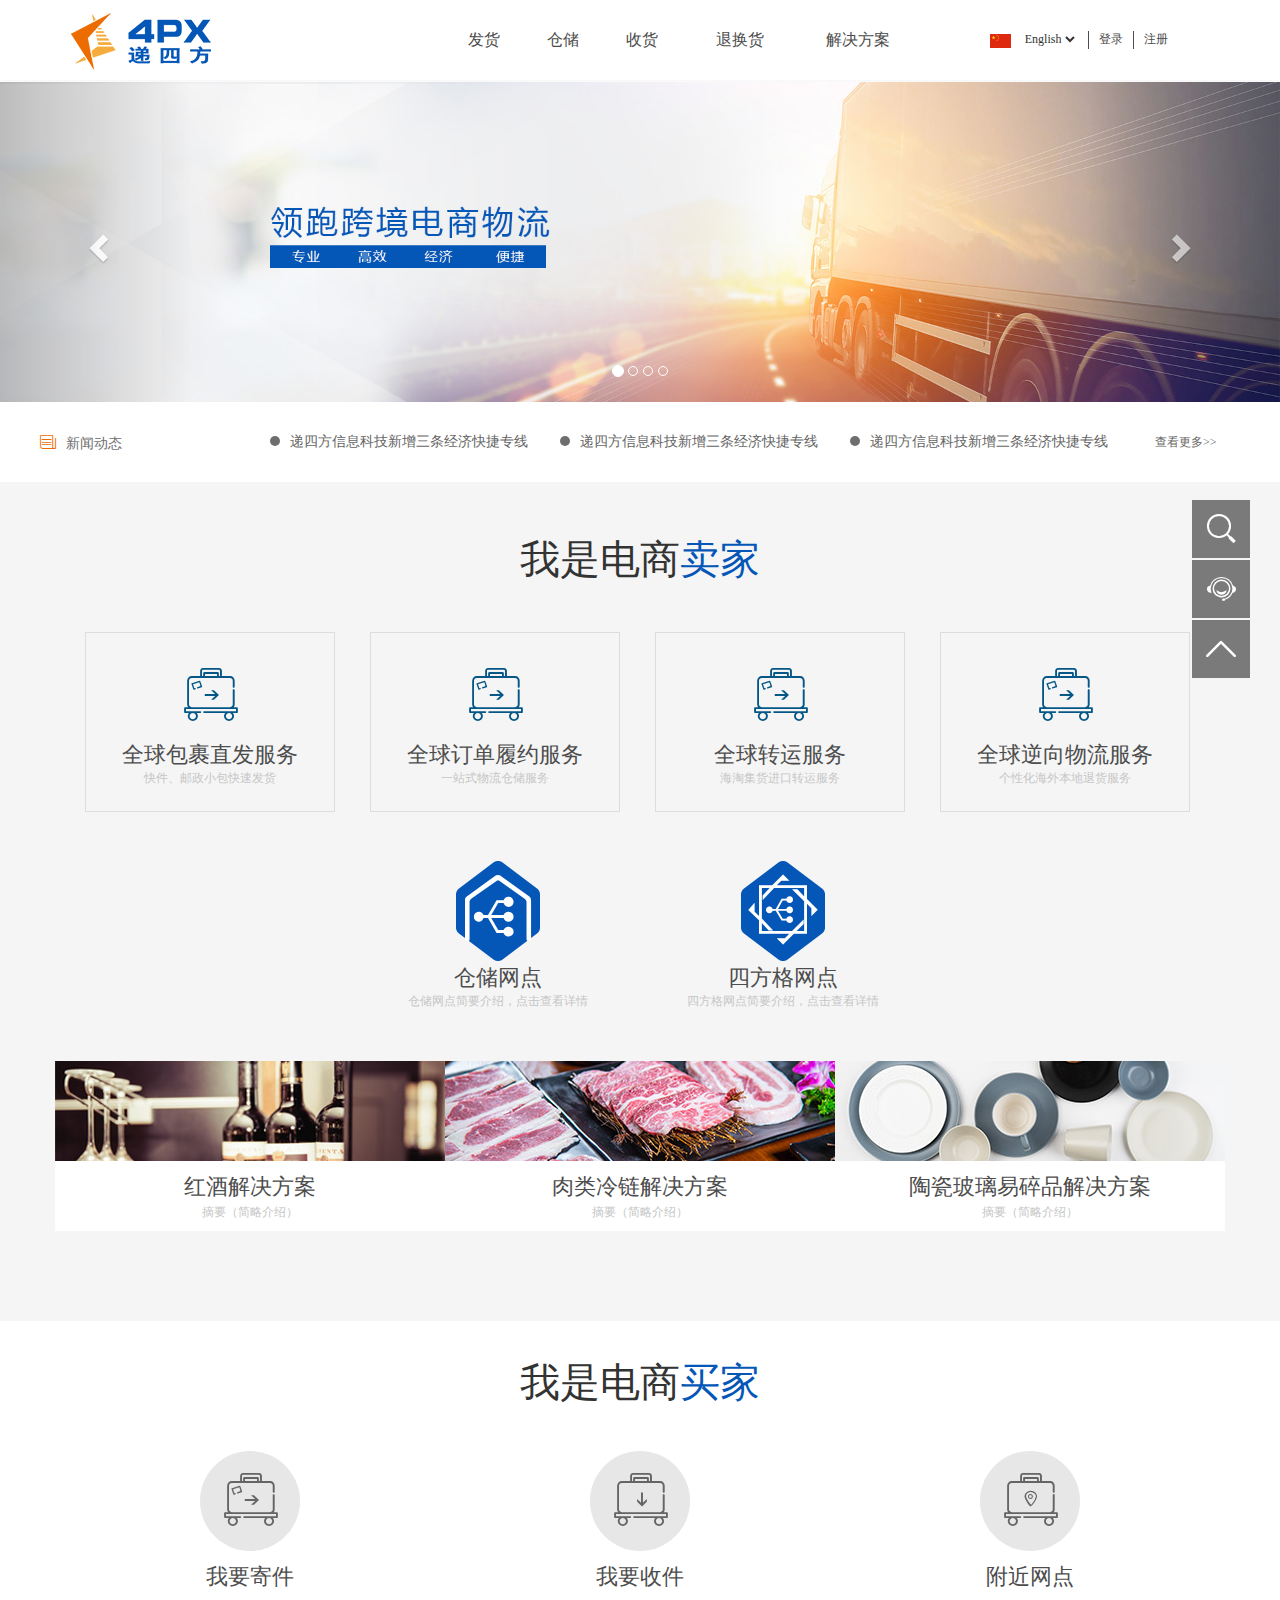
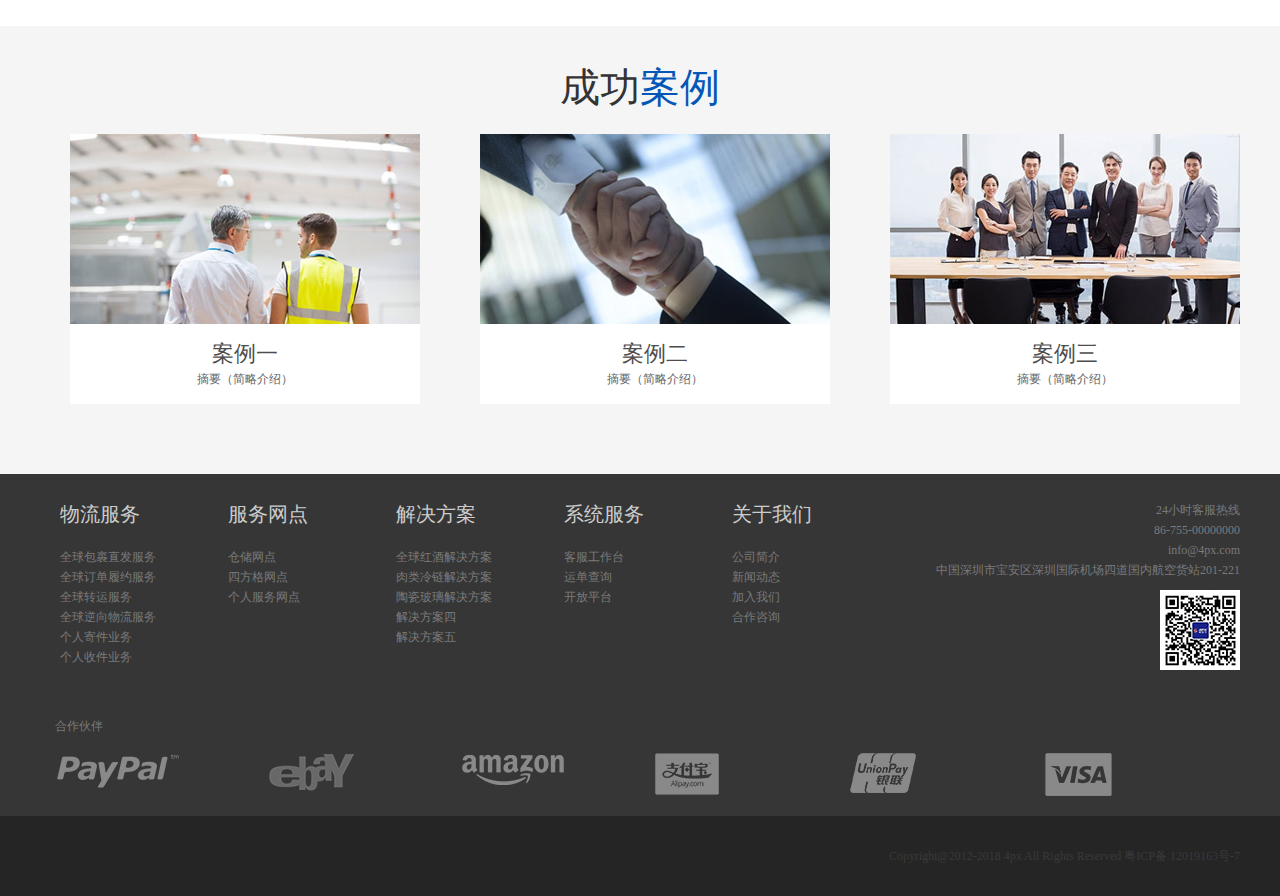
<file: index.html>
<!DOCTYPE html>
<html lang="en">
<head>
	<meta charset="UTF-8">
	<meta http-equiv="X-UA-Compatible" content="IE=edge">
	<meta name="viewport" content="width=device-width, initial-scale=1">
	<title>速递业务</title>
	<link rel="stylesheet" type="text/css" href="bootstrap/css/bootstrap.min.css">
	<link rel="stylesheet" type="text/css" href="css/reset.css">
	<link rel="stylesheet" type="text/css" href="icon/iconfont.css">
	<link rel="stylesheet" type="text/css" href="css/main.css">
	<!--[if lt IE 9]>
    <script src="js/html5shiv.js"></script>
    <script src="js/respond.min.js"></script>
    <![endif]-->
</head>
<body>
	<header>
			<div class="container">
				<div class="row">
					<div class="logo col-md-4">
						<img src="image/index-top-logo.png">
					</div>
					<ul class="nav col-md-5 container">
						<li class="col-md-2">
							<a href="#">发货</a>
						</li>
						<li class="col-md-2">
							<a href="#">仓储</a>
						</li>
						<li class="col-md-2">
							<a href="#">收货</a>
						</li>
						<li class="col-md-3">
							<a href="#">退换货</a>
						</li>
						<li class="col-md-3">
							<a href="#">解决方案</a>
						</li>
					</ul>
					<ul class="logandreg col-md-3 clearfix">
						<li class="countries fl">
							<img src="image/index-top-q-cn.png">
						</li>
						<li class="selectGroup fl">
							<select>
								<option>English</option>
								<option>中文</option>
								<option>日文</option>
							</select>
						</li>
						<li class="loginIN fl">
							<a href="#" id="login-btn">登录</a>
							<div class="entry-type-wrap" id="login-entry-type">
								<!-- <div class="triangle"></div> -->
								<ul class="entry-type">
									<li>
										<a href="https://sso.4px.com/login?service=http://b.4px.com/cas&from=bcp">我是电商卖家</a>
									</li>
									<li>
										<a href="http://passport.transrush.com/Login.aspx">我是电商买家</a>
									</li>
								</ul>
							</div>
						</li>
						<li class="register fl">
							<a href="#" id="register-btn">注册</a>
							<div class="entry-type-wrap" id="register-entry-type">
								<!-- <div class="triangle"></div> -->
								<ul class="entry-type">
									<li>
										<a href="http://user.4px.com/user/register?redirectUrl=http://b.4px.com/cas">我是电商卖家</a>
									</li>
									<li>
										<a href="http://passport.transrush.com/Register.aspx">我是电商买家</a>
									</li>
								</ul>
							</div>
						</li>
					</ul>
				</div>
			</div>
	</header>
	<section>
		<div id="4px-carousel" class="carousel slide" data-ride="carousel">
		  <!-- Indicators -->
		  <ol class="carousel-indicators">
		    <li data-target="#4px-carousel" data-slide-to="0" class="active"></li>
		    <li data-target="#4px-carousel" data-slide-to="1"></li>
		    <li data-target="#4px-carousel" data-slide-to="2"></li>
		    <li data-target="#4px-carousel" data-slide-to="3"></li>
		  </ol>
		  <!-- Wrapper for slides -->
		  <div class="carousel-inner" role="listbox">
		    <div class="item active">
		      <img src="image/index-banner1.jpg" alt="...">
		      <!-- <div class="carousel-caption">
		        banner1
		      </div> -->
		    </div>
		    <div class="item">
		      <img src="image/index-banner1.jpg" alt="...">
		      <!-- <div class="carousel-caption">
		        banner2
		      </div> -->
		    </div>
		    <div class="item">
		      <img src="image/index-banner1.jpg" alt="...">
		      <!-- <div class="carousel-caption">
		        banner3
		      </div> -->
		    </div>
		    <div class="item">
		      <img src="image/index-banner1.jpg" alt="...">
		      <!-- <div class="carousel-caption">
		        banner4
		      </div> -->
		    </div>
		  </div>
		  <!-- Controls -->
		  <a class="left carousel-control" href="#4px-carousel" role="button" data-slide="prev">
		    <span class="glyphicon glyphicon-chevron-left" aria-hidden="true"></span>
		    <span class="sr-only">Previous</span>
		  </a>
		  <a class="right carousel-control" href="#4px-carousel" role="button" data-slide="next">
		    <span class="glyphicon glyphicon-chevron-right" aria-hidden="true"></span>
		    <span class="sr-only">Next</span>
		  </a>
		</div>
	</section>
	<div class="news container">
		<div class="row">
			<div class="news-title col-md-2" style="padding-left: 0">
				<i class="icon iconfont icon-icon-news"></i>
				<span>新闻动态</span>
			</div>
			<ul class="news-item col-md-9 container">
				<li class="col-md-4"><span class="s-round"></span><a href="#">递四方信息科技新增三条经济快捷专线</a></li>
				<li class="col-md-4"><span class="s-round"></span><a href="#">递四方信息科技新增三条经济快捷专线</a></li>
				<li class="col-md-4"><span class="s-round"></span><a href="#">递四方信息科技新增三条经济快捷专线</a></li>
			</ul>
			<div class="col-md-1"><a href="#">查看更多&gt;&gt;</a></div>
		</div>
	</div>
	<div class="seller">
		<div class="seller-wrap">
			<h5 class="seller-title">我是电商<span class="identity">卖家</span></h5>
			<ul class="item-wrap container">
				<li class="item col-md-3">
					<a href="#">
						<div class="item-content">
							<i class="icon iconfont icon-icon-jj"></i>
							<div class="item-title">全球包裹直发服务</div>
							<div class="des">快件、邮政小包快速发货</div>
						</div>
					</a>
				</li>
				<li class="item col-md-3">
					<a href="#">
						<div class="item-content">
							<i class="icon iconfont icon-icon-jj"></i>
							<div class="item-title">全球订单履约服务</div>
							<div class="des">一站式物流仓储服务</div>
						</div>
					</a>
					<div class="branches">
						<a href="#">
							<div class="bg">
								<i class="icon iconfont icon-icon-warehouse"></i>
							</div>
							<div class="item-title">仓储网点</div>
							<div class="des">仓储网点简要介绍，点击查看详情</div>
						</a>
					</div>
				</li>
				<li class="item col-md-3">
					<a href="#">
						<div class="item-content">
							<i class="icon iconfont icon-icon-jj"></i>
							<div class="item-title">全球转运服务</div>
							<div class="des">海淘集货进口转运服务</div>
						</div>
					</a>
					<div class="branches">
						<a href="#">
							<div class="bg">
								<i class="icon iconfont icon-icon-sfg"></i>
							</div>
							<div class="item-title">四方格网点</div>
							<div class="des">四方格网点简要介绍，点击查看详情</div>
						</a>
					</div>
				</li>
				<li class="item col-md-3">
					<a href="#">
						<div class="item-content">
							<i class="icon iconfont icon-icon-jj"></i>
							<div class="item-title">全球逆向物流服务</div>
							<div class="des">个性化海外本地退货服务</div>
						</div>
					</a>
				</li>
			</ul>
			<section>
				<div id="solution-carousel" class="common-carousel">
					<ul class="clearfix imgWrap">
						<li>
							<a href="#">
								<div class="imgText" style="background-color: #fff">
									<img src="image/index-fa-img1.jpg" alt="">
									<div class="text">
										<div class="title">红酒解决方案</div>
										<div class="des">摘要（简略介绍）</div>
									</div>
								</div>
							</a>
						</li>
						<li>
							<a href="#">
								<div class="imgText" style="background-color: #fff">
									<img src="image/index-fa-img2.jpg" alt="">
									<div class="text">
										<div class="title">肉类冷链解决方案</div>
										<div class="des">摘要（简略介绍）</div>
									</div>
								</div>
							</a>
						</li>
						<li>
							<a href="#">
								<div class="imgText" style="background-color: #fff">
									<img src="image/index-fa-img3.jpg" alt="">
									<div class="text">
										<div class="title">陶瓷玻璃易碎品解决方案</div>
										<div class="des">摘要（简略介绍）</div>
									</div>
								</div>
							</a>
						</li>
					</ul>
					<div class="btn btn_l">&lt;</div>
					<div class="btn btn_r">&gt;</div>
				</div>
			</section>
		</div>
	</div>
	<div class="buyers">
		<div class="buyers-wrap">
			<h3>我是电商<span class="buyers-text">买家</span></h3>
			<div class="container">
				<div class="row">
					<a href="#">
						<div class="col-md-4 item-wrap">
							<div class="item">
								<i class="icon iconfont icon-icon-jj"></i>
							</div>
							<div class="des">我要寄件</div>
						</div>
					</a>
					<a href="#">
						<div class="col-md-4 item-wrap">
							<div class="item">
								<i class="icon iconfont icon-icon-sj"></i>
							</div>
							<div class="des">我要收件</div>
						</div>
					</a>
					<a href="#">
						<div class="col-md-4 item-wrap">
							<div class="item">
								<i class="icon iconfont icon-icon-wd"></i>
							</div>
							<div class="des">附近网点</div>
						</div>
					</a>
				</div>
			</div>
		</div>
	</div>
	<div class="successfulCases">
		<div class="successfulCases-wrap">
			<h3>成功<span class="case-text">案例</span></h3>
			<section>
				<div id="Cases-carousel" class="common-carousel">
					<ul class="clearfix imgWrap">
						<li>
							<a href="#">
								<div class="imgText">
									<img src="image/index-al-img1.jpg" alt="">
									<div class="text">
										<div class="title">案例一</div>
										<div class="des">摘要（简略介绍）</div>
									</div>
									<div class="mask">
										<div class="imgWrap">
											<img src="image/cai.png">
										</div>
										<div class="zh-text">案例一</div>
										<div class="des">摘要（简略介绍）</div>
										<div class="see-detail">查看详情</div>
									</div>
								</div>
							</a>
						</li>
						<li>
							<a href="#">
								<div class="imgText">
									<img src="image/index-al-img2.jpg" alt="">
									<div class="text">
										<div class="title">案例二</div>
										<div class="des">摘要（简略介绍）</div>
									</div>
									<div class="mask">
										<div class="imgWrap">
											<img src="image/cai.png">
										</div>
										<div class="zh-text">案例一</div>
										<div class="des">摘要（简略介绍）</div>
										<div class="see-detail">查看详情</div>
									</div>
								</div>
							</a>
						</li>
						<li>
							<a href="#">
								<div class="imgText">
									<img src="image/index-al-img3.jpg" alt="">
									<div class="text">
										<div class="title">案例三</div>
										<div class="des">摘要（简略介绍）</div>
									</div>
									<div class="mask">
										<div class="imgWrap">
											<img src="image/cai.png">
										</div>
										<div class="zh-text">案例一</div>
										<div class="des">摘要（简略介绍）</div>
										<div class="see-detail">查看详情</div>
									</div>
								</div>
							</a>
						</li>
					</ul>
					<div class="btn btn_l">&lt;</div>
					<div class="btn btn_r">&gt;</div>
				</div>
			</section>
		</div>
	</div>
	<footer>
		<div class="footer-top-wrap">
			<div class="footer-top container">
				<ul class="row">
					<li class="footer-top-item col-md-2">
						<div class="item-title">物流服务</div>
						<ul class="item-content">
							<li>全球包裹直发服务</li>
							<li>全球订单履约服务</li>
							<li>全球转运服务</li>
							<li>全球逆向物流服务</li>
							<li>个人寄件业务</li>
							<li>个人收件业务</li>
						</ul>
					</li>
					<li class="footer-top-item col-md-2">
						<div class="item-title">服务网点</div>
						<ul class="item-content">
							<li>仓储网点</li>
							<li>四方格网点</li>
							<li>个人服务网点</li>
						</ul>
					</li>
					<li class="footer-top-item col-md-2">
						<div class="item-title">解决方案</div>
						<ul class="item-content">
							<li>全球红酒解决方案</li>
							<li>肉类冷链解决方案</li>
							<li>陶瓷玻璃解决方案</li>
							<li>解决方案四</li>
							<li>解决方案五</li>
						</ul>
					</li>
					<li class="footer-top-item col-md-2">
						<div class="item-title">系统服务</div>
						<ul class="item-content">
							<li>客服工作台</li>
							<li>运单查询</li>
							<li>开放平台</li>
						</ul>
					</li>
					<li class="footer-top-item col-md-1">
						<div class="item-title">关于我们</div>
						<ul class="item-content">
							<li>公司简介</li>
							<li>新闻动态</li>
							<li>加入我们</li>
							<li>合作咨询</li>
						</ul>
					</li>
					<li class="footer-top-item Qrcode col-md-3">
						<ul class="item-content">
							<li>24小时客服热线</li>
							<li>86-755-00000000</li>
							<li>info@4px.com</li>
							<li>中国深圳市宝安区深圳国际机场四道国内航空货站201-221</li>
							<li>
								<img src="image/footer-wx.jpg">
							</li>
						</ul>
					</li>
				</ul>
				<div class="partner">
					<h3>合作伙伴</h3>
					<div class="container">
						<ul class="row">
							<li class="col-md-2"><img src="image/index-Partner-logo1.png"></li>
							<li class="col-md-2"><img src="image/index-Partner-logo2.png"></li>
							<li class="col-md-2"><img src="image/index-Partner-logo3.png"></li>
							<li class="col-md-2"><img src="image/index-Partner-logo4.png"></li>
							<li class="col-md-2"><img src="image/index-Partner-logo5.png"></li>
							<li class="col-md-2"><img src="image/index-Partner-logo6.png"></li>
						</ul>
					</div>
				</div>
			</div>
		</div>
		<div class="footer-bottom-wrap">
			<p class="footer-bottom">Copyright@2012-2018 4px All Rights Reserved 粤ICP备 12019163号-7</p>
		</div>
	</footer>
	<div class="sideBar">
		<a href="#">
			<div class="item">
				<i class="icon iconfont icon-icon-search"></i>
				<div class="text">轨迹查询</div>
			</div>
		</a>
		<a href="#">
			<div class="item">
				<i class="icon iconfont icon-icon-service"></i>
				<div class="text">客服中心</div>
			</div>
		</a>
		<a href="#">
			<div class="item">
				<i class="icon iconfont icon-icon-top"></i>
				<div class="text">回到顶部</div>
			</div>
		</a>
	</div>
	<script type="text/javascript">
		function innitCarousel(ID) {
			var i = 0;
			var carousel = $(ID);
			var itemWrap = carousel.find('ul')
			var clone = itemWrap.html();
			itemWrap.append(clone);
			var size = itemWrap.find("li").length;
			var itemOuterWidth = itemWrap.find("li").outerWidth();
			var mask = $(".mask")
			carousel.css({
				"width":itemOuterWidth*3
			})
			itemWrap.css({
				"width":itemOuterWidth*size
			})
			/*自动轮播*/
			var t = setInterval(moveL,2000)
			itemWrap.find(".imgText").hover(function(){
				$(this).addClass("carouselActive").siblings().removeClass("carouselActive")
				if (mask) {
					mask.hide();
					$(this).find(".mask").show();
				}
			},function(){
				itemWrap.find(".imgText").removeClass('carouselActive');
				mask.hide();
			})
			carousel.hover(function () {
				clearInterval(t)
			},function () {
				t = setInterval(moveL,2000)
			})
			/*向左的按钮*/
			carousel.find(".btn_l").click(function(){
				moveL();
			})
			function moveL(){
				i++;
				if (i == size-2) {
					itemWrap.css({left:0})
					i=1;
				};
				itemWrap.stop().animate({left:-i*itemOuterWidth},500)
			}
			/*向右的按钮*/
			carousel.find(".btn_r").click(function(){
				moveR();	
			})
			function moveR(){
					i--;
					if (i == -1) {
						itemWrap.css({left:-3*itemOuterWidth})
						i = 2;
					};
					itemWrap.stop().animate({left:-i*itemOuterWidth},500)
			}
		}
		window.onload = function(){
			innitCarousel("#solution-carousel");
			innitCarousel("#Cases-carousel");
			$('#login-btn').mouseover(function () {
				$('#register-entry-type').hide();
				$('#login-entry-type').show();
			})
			$('#login-entry-type').hover(function () {
				
			},function () {
				$(this).hide();
			})
			$('#register-btn').mouseover(function () {
				$('#login-entry-type').hide();
				$('#register-entry-type').show();
			})
			$('#register-entry-type').hover(function () {
				
			},function () {
				$(this).hide();
			})
			$('body').click(function () {
				$('#login-entry-type').hide();
				$('#register-entry-type').hide();
			})

			$('.branches').hover(function () {
				$(this).find('.bg').addClass('active')
			},function () {
				$(this).find('.bg').removeClass('active')
			})
		}
	</script>
	<script type="text/javascript" src="js/jquery-3.3.1.min.js"></script>
	<script type="text/javascript" src="bootstrap/js/bootstrap.min.js"></script>
</body>
</html>
</file>
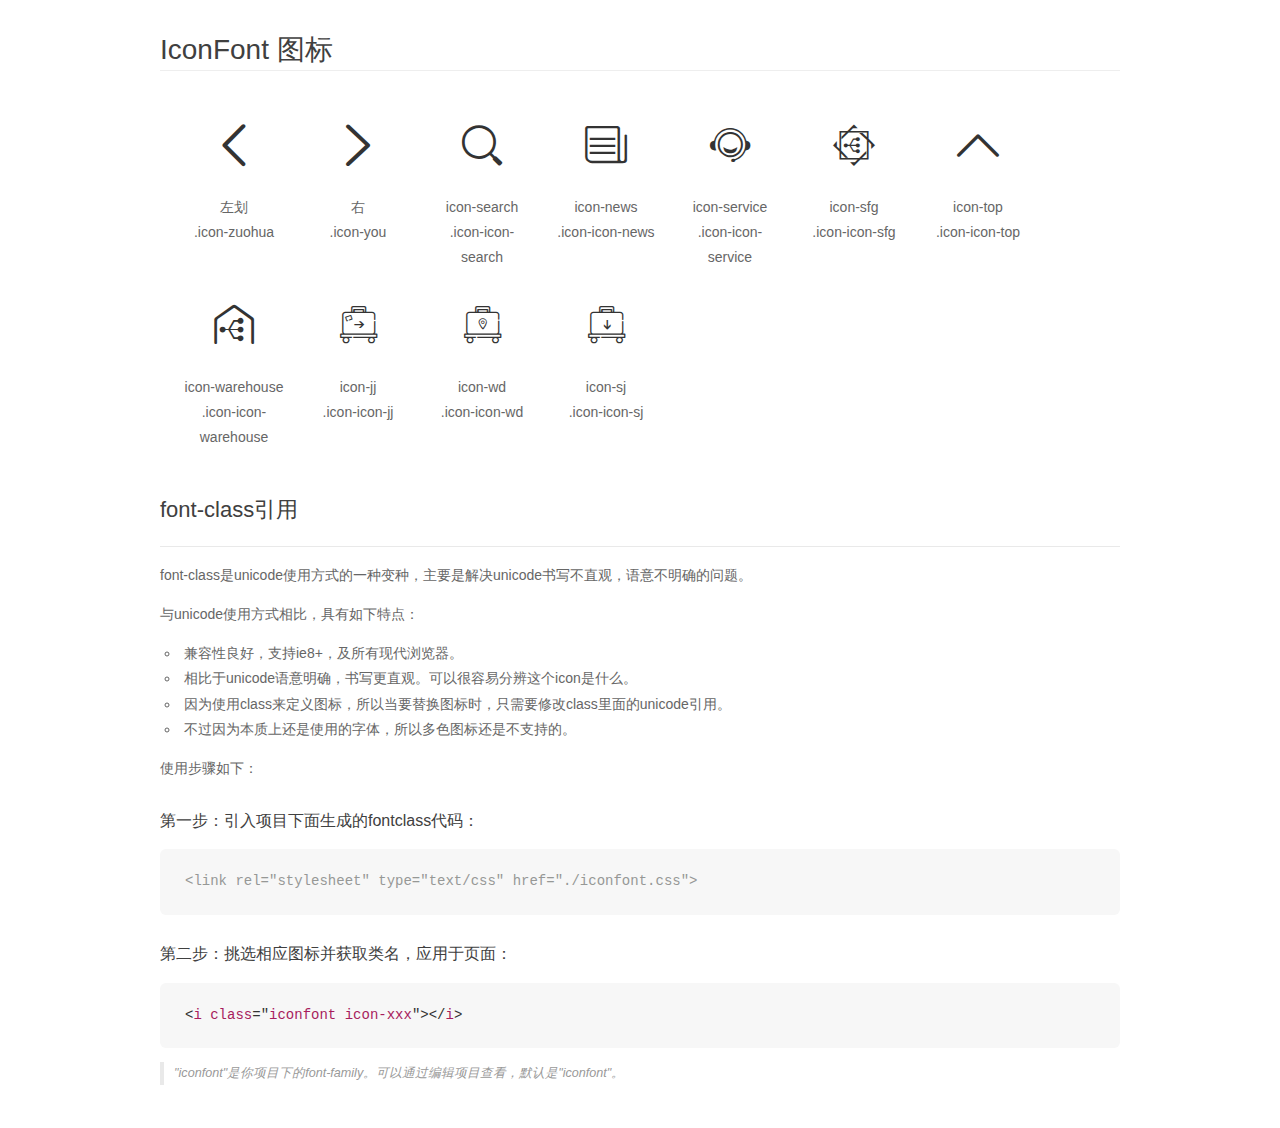
<file: icon/demo_fontclass.html>
<!DOCTYPE html>
<html>
<head>
    <meta charset="utf-8"/>
    <title>IconFont</title>
    <link rel="stylesheet" href="demo.css">
    <link rel="stylesheet" href="iconfont.css">
</head>
<body>
    <div class="main markdown">
        <h1>IconFont 图标</h1>
        <ul class="icon_lists clear">
            
                <li>
                <i class="icon iconfont icon-zuohua"></i>
                    <div class="name">左划</div>
                    <div class="fontclass">.icon-zuohua</div>
                </li>
            
                <li>
                <i class="icon iconfont icon-you"></i>
                    <div class="name">右</div>
                    <div class="fontclass">.icon-you</div>
                </li>
            
                <li>
                <i class="icon iconfont icon-icon-search"></i>
                    <div class="name">icon-search</div>
                    <div class="fontclass">.icon-icon-search</div>
                </li>
            
                <li>
                <i class="icon iconfont icon-icon-news"></i>
                    <div class="name">icon-news</div>
                    <div class="fontclass">.icon-icon-news</div>
                </li>
            
                <li>
                <i class="icon iconfont icon-icon-service"></i>
                    <div class="name">icon-service</div>
                    <div class="fontclass">.icon-icon-service</div>
                </li>
            
                <li>
                <i class="icon iconfont icon-icon-sfg"></i>
                    <div class="name">icon-sfg</div>
                    <div class="fontclass">.icon-icon-sfg</div>
                </li>
            
                <li>
                <i class="icon iconfont icon-icon-top"></i>
                    <div class="name">icon-top</div>
                    <div class="fontclass">.icon-icon-top</div>
                </li>
            
                <li>
                <i class="icon iconfont icon-icon-warehouse"></i>
                    <div class="name">icon-warehouse</div>
                    <div class="fontclass">.icon-icon-warehouse</div>
                </li>
            
                <li>
                <i class="icon iconfont icon-icon-jj"></i>
                    <div class="name">icon-jj</div>
                    <div class="fontclass">.icon-icon-jj</div>
                </li>
            
                <li>
                <i class="icon iconfont icon-icon-wd"></i>
                    <div class="name">icon-wd</div>
                    <div class="fontclass">.icon-icon-wd</div>
                </li>
            
                <li>
                <i class="icon iconfont icon-icon-sj"></i>
                    <div class="name">icon-sj</div>
                    <div class="fontclass">.icon-icon-sj</div>
                </li>
            
        </ul>

        <h2 id="font-class-">font-class引用</h2>
        <hr>

        <p>font-class是unicode使用方式的一种变种，主要是解决unicode书写不直观，语意不明确的问题。</p>
        <p>与unicode使用方式相比，具有如下特点：</p>
        <ul>
        <li>兼容性良好，支持ie8+，及所有现代浏览器。</li>
        <li>相比于unicode语意明确，书写更直观。可以很容易分辨这个icon是什么。</li>
        <li>因为使用class来定义图标，所以当要替换图标时，只需要修改class里面的unicode引用。</li>
        <li>不过因为本质上还是使用的字体，所以多色图标还是不支持的。</li>
        </ul>
        <p>使用步骤如下：</p>
        <h3 id="-fontclass-">第一步：引入项目下面生成的fontclass代码：</h3>


        <pre><code class="lang-js hljs javascript"><span class="hljs-comment">&lt;link rel="stylesheet" type="text/css" href="./iconfont.css"&gt;</span></code></pre>
        <h3 id="-">第二步：挑选相应图标并获取类名，应用于页面：</h3>
        <pre><code class="lang-css hljs">&lt;<span class="hljs-selector-tag">i</span> <span class="hljs-selector-tag">class</span>="<span class="hljs-selector-tag">iconfont</span> <span class="hljs-selector-tag">icon-xxx</span>"&gt;&lt;/<span class="hljs-selector-tag">i</span>&gt;</code></pre>
        <blockquote>
        <p>"iconfont"是你项目下的font-family。可以通过编辑项目查看，默认是"iconfont"。</p>
        </blockquote>
    </div>
</body>
</html>
</file>
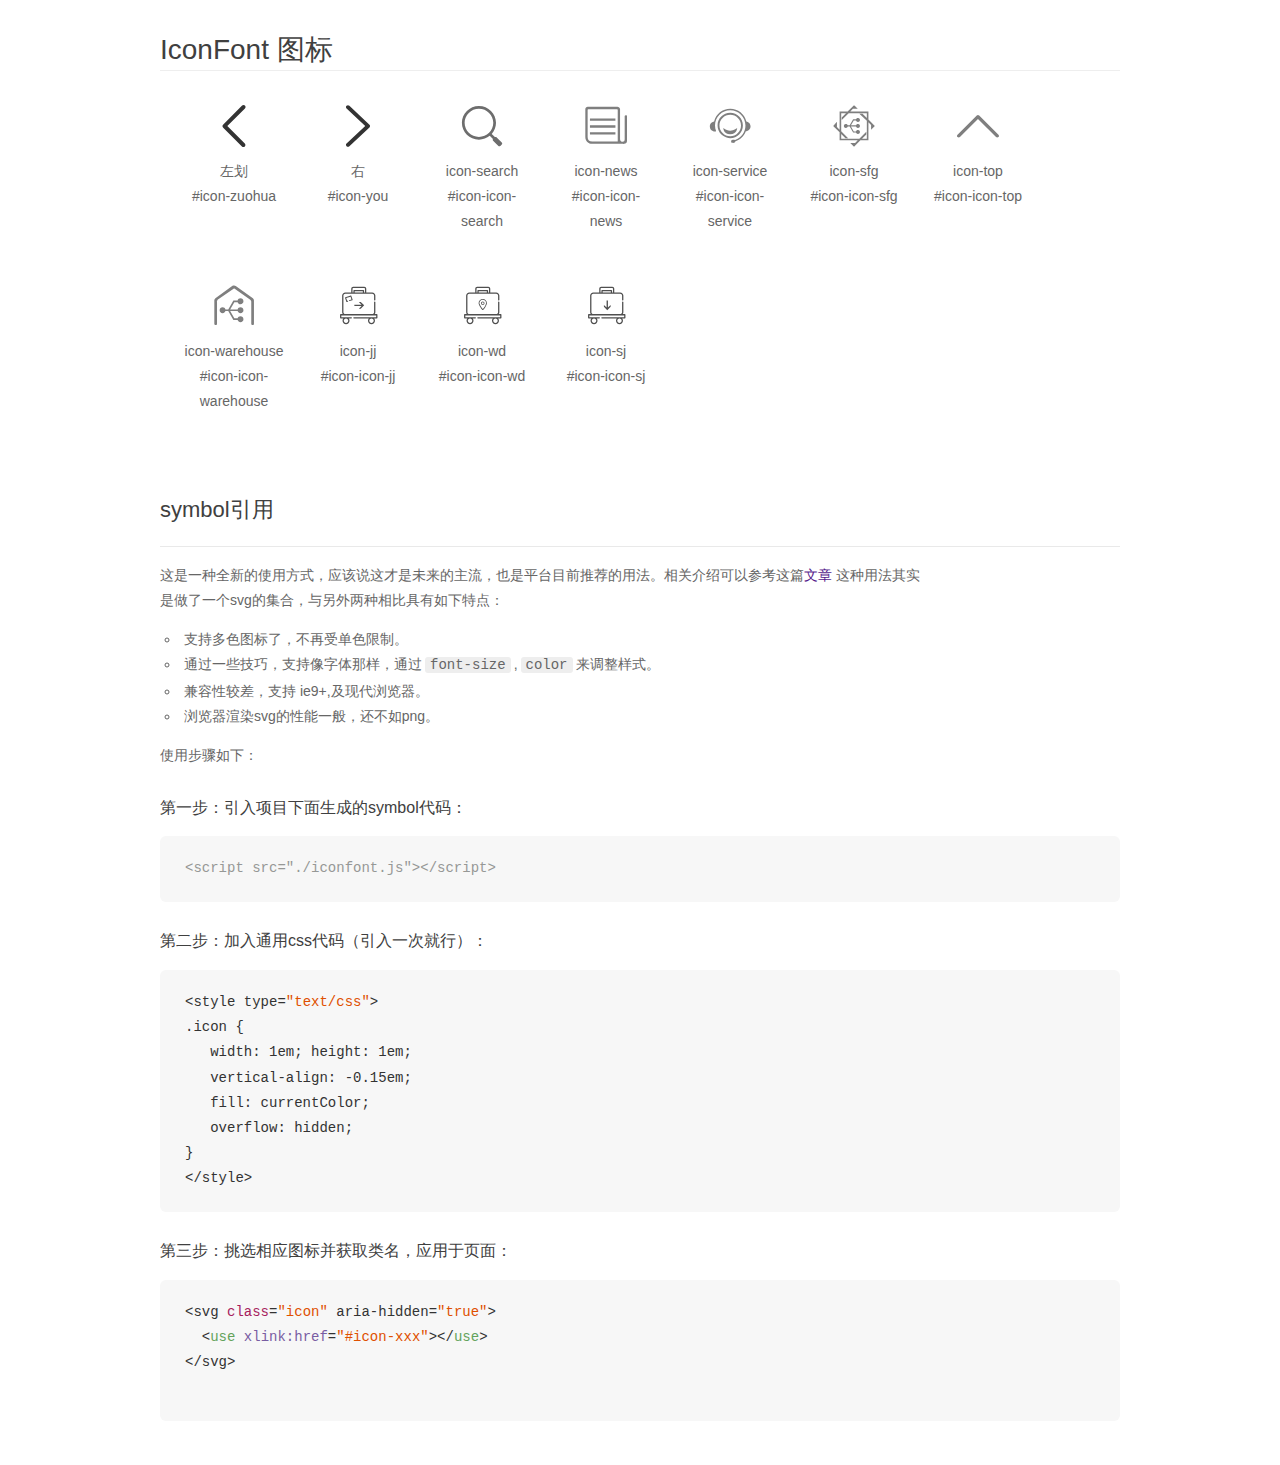
<file: icon/demo_symbol.html>
<!DOCTYPE html>
<html>
<head>
    <meta charset="utf-8"/>
    <title>IconFont</title>
    <link rel="stylesheet" href="demo.css">
    <script src="iconfont.js"></script>

    <style type="text/css">
        .icon {
          /* 通过设置 font-size 来改变图标大小 */
          width: 1em; height: 1em;
          /* 图标和文字相邻时，垂直对齐 */
          vertical-align: -0.15em;
          /* 通过设置 color 来改变 SVG 的颜色/fill */
          fill: currentColor;
          /* path 和 stroke 溢出 viewBox 部分在 IE 下会显示
             normalize.css 中也包含这行 */
          overflow: hidden;
        }

    </style>
</head>
<body>
    <div class="main markdown">
        <h1>IconFont 图标</h1>
        <ul class="icon_lists clear">
            
                <li>
                    <svg class="icon" aria-hidden="true">
                        <use xlink:href="#icon-zuohua"></use>
                    </svg>
                    <div class="name">左划</div>
                    <div class="fontclass">#icon-zuohua</div>
                </li>
            
                <li>
                    <svg class="icon" aria-hidden="true">
                        <use xlink:href="#icon-you"></use>
                    </svg>
                    <div class="name">右</div>
                    <div class="fontclass">#icon-you</div>
                </li>
            
                <li>
                    <svg class="icon" aria-hidden="true">
                        <use xlink:href="#icon-icon-search"></use>
                    </svg>
                    <div class="name">icon-search</div>
                    <div class="fontclass">#icon-icon-search</div>
                </li>
            
                <li>
                    <svg class="icon" aria-hidden="true">
                        <use xlink:href="#icon-icon-news"></use>
                    </svg>
                    <div class="name">icon-news</div>
                    <div class="fontclass">#icon-icon-news</div>
                </li>
            
                <li>
                    <svg class="icon" aria-hidden="true">
                        <use xlink:href="#icon-icon-service"></use>
                    </svg>
                    <div class="name">icon-service</div>
                    <div class="fontclass">#icon-icon-service</div>
                </li>
            
                <li>
                    <svg class="icon" aria-hidden="true">
                        <use xlink:href="#icon-icon-sfg"></use>
                    </svg>
                    <div class="name">icon-sfg</div>
                    <div class="fontclass">#icon-icon-sfg</div>
                </li>
            
                <li>
                    <svg class="icon" aria-hidden="true">
                        <use xlink:href="#icon-icon-top"></use>
                    </svg>
                    <div class="name">icon-top</div>
                    <div class="fontclass">#icon-icon-top</div>
                </li>
            
                <li>
                    <svg class="icon" aria-hidden="true">
                        <use xlink:href="#icon-icon-warehouse"></use>
                    </svg>
                    <div class="name">icon-warehouse</div>
                    <div class="fontclass">#icon-icon-warehouse</div>
                </li>
            
                <li>
                    <svg class="icon" aria-hidden="true">
                        <use xlink:href="#icon-icon-jj"></use>
                    </svg>
                    <div class="name">icon-jj</div>
                    <div class="fontclass">#icon-icon-jj</div>
                </li>
            
                <li>
                    <svg class="icon" aria-hidden="true">
                        <use xlink:href="#icon-icon-wd"></use>
                    </svg>
                    <div class="name">icon-wd</div>
                    <div class="fontclass">#icon-icon-wd</div>
                </li>
            
                <li>
                    <svg class="icon" aria-hidden="true">
                        <use xlink:href="#icon-icon-sj"></use>
                    </svg>
                    <div class="name">icon-sj</div>
                    <div class="fontclass">#icon-icon-sj</div>
                </li>
            
        </ul>


        <h2 id="symbol-">symbol引用</h2>
        <hr>

        <p>这是一种全新的使用方式，应该说这才是未来的主流，也是平台目前推荐的用法。相关介绍可以参考这篇<a href="">文章</a>
        这种用法其实是做了一个svg的集合，与另外两种相比具有如下特点：</p>
        <ul>
          <li>支持多色图标了，不再受单色限制。</li>
          <li>通过一些技巧，支持像字体那样，通过<code>font-size</code>,<code>color</code>来调整样式。</li>
          <li>兼容性较差，支持 ie9+,及现代浏览器。</li>
          <li>浏览器渲染svg的性能一般，还不如png。</li>
        </ul>
        <p>使用步骤如下：</p>
        <h3 id="-symbol-">第一步：引入项目下面生成的symbol代码：</h3>
        <pre><code class="lang-js hljs javascript"><span class="hljs-comment">&lt;script src="./iconfont.js"&gt;&lt;/script&gt;</span></code></pre>
        <h3 id="-css-">第二步：加入通用css代码（引入一次就行）：</h3>
        <pre><code class="lang-js hljs javascript">&lt;style type=<span class="hljs-string">"text/css"</span>&gt;
.icon {
   width: <span class="hljs-number">1</span>em; height: <span class="hljs-number">1</span>em;
   vertical-align: <span class="hljs-number">-0.15</span>em;
   fill: currentColor;
   overflow: hidden;
}
&lt;<span class="hljs-regexp">/style&gt;</span></code></pre>
        <h3 id="-">第三步：挑选相应图标并获取类名，应用于页面：</h3>
        <pre><code class="lang-js hljs javascript">&lt;svg <span class="hljs-class"><span class="hljs-keyword">class</span></span>=<span class="hljs-string">"icon"</span> aria-hidden=<span class="hljs-string">"true"</span>&gt;<span class="xml"><span class="hljs-tag">
  &lt;<span class="hljs-name">use</span> <span class="hljs-attr">xlink:href</span>=<span class="hljs-string">"#icon-xxx"</span>&gt;</span><span class="hljs-tag">&lt;/<span class="hljs-name">use</span>&gt;</span>
</span>&lt;<span class="hljs-regexp">/svg&gt;
        </span></code></pre>
    </div>
</body>
</html>
</file>
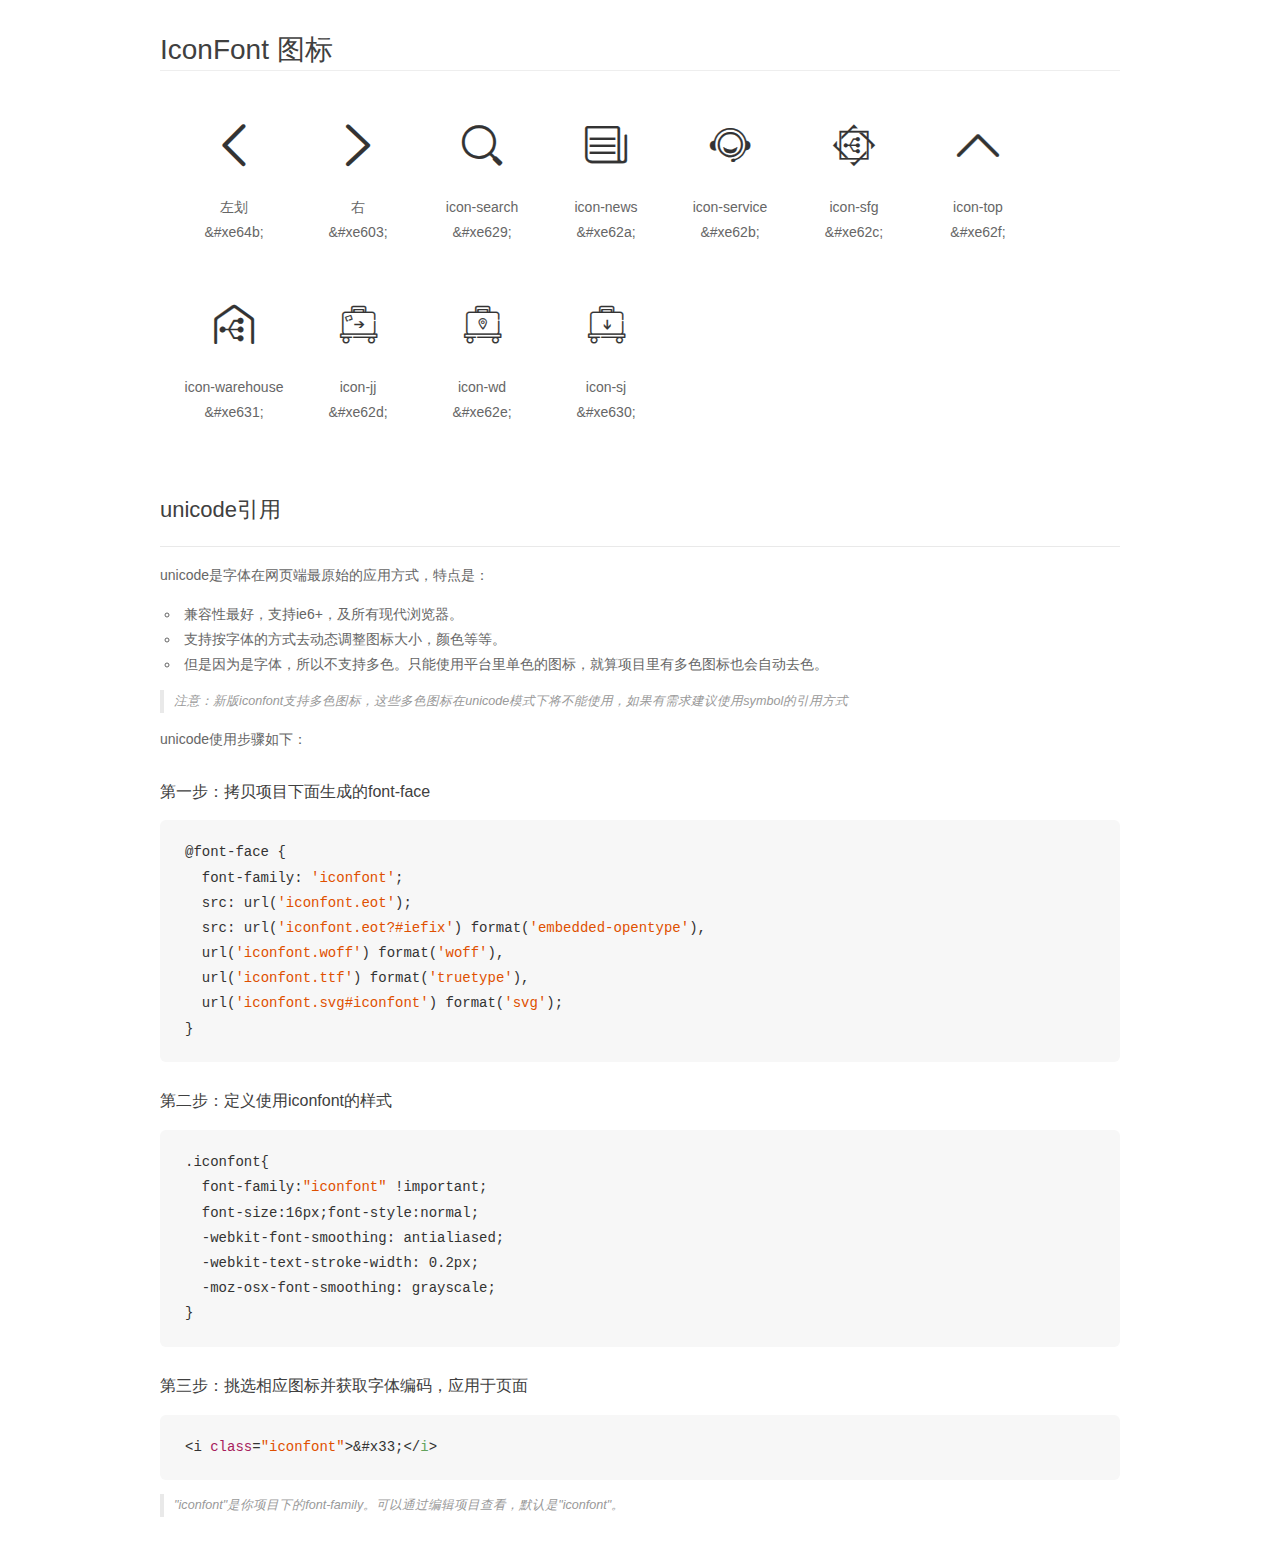
<file: icon/demo_unicode.html>
<!DOCTYPE html>
<html>
<head>
    <meta charset="utf-8"/>
    <title>IconFont</title>
    <link rel="stylesheet" href="demo.css">

    <style type="text/css">

        @font-face {font-family: "iconfont";
          src: url('iconfont.eot'); /* IE9*/
          src: url('iconfont.eot#iefix') format('embedded-opentype'), /* IE6-IE8 */
          url('iconfont.woff') format('woff'), /* chrome, firefox */
          url('iconfont.ttf') format('truetype'), /* chrome, firefox, opera, Safari, Android, iOS 4.2+*/
          url('iconfont.svg#iconfont') format('svg'); /* iOS 4.1- */
        }

        .iconfont {
          font-family:"iconfont" !important;
          font-size:16px;
          font-style:normal;
          -webkit-font-smoothing: antialiased;
          -webkit-text-stroke-width: 0.2px;
          -moz-osx-font-smoothing: grayscale;
        }

    </style>
</head>
<body>
    <div class="main markdown">
        <h1>IconFont 图标</h1>
        <ul class="icon_lists clear">
            
                <li>
                <i class="icon iconfont">&#xe64b;</i>
                    <div class="name">左划</div>
                    <div class="code">&amp;#xe64b;</div>
                </li>
            
                <li>
                <i class="icon iconfont">&#xe603;</i>
                    <div class="name">右</div>
                    <div class="code">&amp;#xe603;</div>
                </li>
            
                <li>
                <i class="icon iconfont">&#xe629;</i>
                    <div class="name">icon-search</div>
                    <div class="code">&amp;#xe629;</div>
                </li>
            
                <li>
                <i class="icon iconfont">&#xe62a;</i>
                    <div class="name">icon-news</div>
                    <div class="code">&amp;#xe62a;</div>
                </li>
            
                <li>
                <i class="icon iconfont">&#xe62b;</i>
                    <div class="name">icon-service</div>
                    <div class="code">&amp;#xe62b;</div>
                </li>
            
                <li>
                <i class="icon iconfont">&#xe62c;</i>
                    <div class="name">icon-sfg</div>
                    <div class="code">&amp;#xe62c;</div>
                </li>
            
                <li>
                <i class="icon iconfont">&#xe62f;</i>
                    <div class="name">icon-top</div>
                    <div class="code">&amp;#xe62f;</div>
                </li>
            
                <li>
                <i class="icon iconfont">&#xe631;</i>
                    <div class="name">icon-warehouse</div>
                    <div class="code">&amp;#xe631;</div>
                </li>
            
                <li>
                <i class="icon iconfont">&#xe62d;</i>
                    <div class="name">icon-jj</div>
                    <div class="code">&amp;#xe62d;</div>
                </li>
            
                <li>
                <i class="icon iconfont">&#xe62e;</i>
                    <div class="name">icon-wd</div>
                    <div class="code">&amp;#xe62e;</div>
                </li>
            
                <li>
                <i class="icon iconfont">&#xe630;</i>
                    <div class="name">icon-sj</div>
                    <div class="code">&amp;#xe630;</div>
                </li>
            
        </ul>
        <h2 id="unicode-">unicode引用</h2>
        <hr>

        <p>unicode是字体在网页端最原始的应用方式，特点是：</p>
        <ul>
        <li>兼容性最好，支持ie6+，及所有现代浏览器。</li>
        <li>支持按字体的方式去动态调整图标大小，颜色等等。</li>
        <li>但是因为是字体，所以不支持多色。只能使用平台里单色的图标，就算项目里有多色图标也会自动去色。</li>
        </ul>
        <blockquote>
        <p>注意：新版iconfont支持多色图标，这些多色图标在unicode模式下将不能使用，如果有需求建议使用symbol的引用方式</p>
        </blockquote>
        <p>unicode使用步骤如下：</p>
        <h3 id="-font-face">第一步：拷贝项目下面生成的font-face</h3>
        <pre><code class="lang-js hljs javascript">@font-face {
  font-family: <span class="hljs-string">'iconfont'</span>;
  src: url(<span class="hljs-string">'iconfont.eot'</span>);
  src: url(<span class="hljs-string">'iconfont.eot?#iefix'</span>) format(<span class="hljs-string">'embedded-opentype'</span>),
  url(<span class="hljs-string">'iconfont.woff'</span>) format(<span class="hljs-string">'woff'</span>),
  url(<span class="hljs-string">'iconfont.ttf'</span>) format(<span class="hljs-string">'truetype'</span>),
  url(<span class="hljs-string">'iconfont.svg#iconfont'</span>) format(<span class="hljs-string">'svg'</span>);
}
</code></pre>
        <h3 id="-iconfont-">第二步：定义使用iconfont的样式</h3>
        <pre><code class="lang-js hljs javascript">.iconfont{
  font-family:<span class="hljs-string">"iconfont"</span> !important;
  font-size:<span class="hljs-number">16</span>px;font-style:normal;
  -webkit-font-smoothing: antialiased;
  -webkit-text-stroke-width: <span class="hljs-number">0.2</span>px;
  -moz-osx-font-smoothing: grayscale;
}
</code></pre>
        <h3 id="-">第三步：挑选相应图标并获取字体编码，应用于页面</h3>
        <pre><code class="lang-js hljs javascript">&lt;i <span class="hljs-class"><span class="hljs-keyword">class</span></span>=<span class="hljs-string">"iconfont"</span>&gt;&amp;#x33;<span class="xml"><span class="hljs-tag">&lt;/<span class="hljs-name">i</span>&gt;</span></span></code></pre>

        <blockquote>
        <p>"iconfont"是你项目下的font-family。可以通过编辑项目查看，默认是"iconfont"。</p>
        </blockquote>
    </div>


</body>
</html>
</file>
<file: icon/iconfont.css>
@font-face {font-family: "iconfont";
  src: url('iconfont.eot?t=1521447234950'); /* IE9*/
  src: url('iconfont.eot?t=1521447234950#iefix') format('embedded-opentype'), /* IE6-IE8 */
  url('[data-uri]') format('woff'),
  url('iconfont.ttf?t=1521447234950') format('truetype'), /* chrome, firefox, opera, Safari, Android, iOS 4.2+*/
  url('iconfont.svg?t=1521447234950#iconfont') format('svg'); /* iOS 4.1- */
}

.iconfont {
  font-family:"iconfont" !important;
  font-size:16px;
  font-style:normal;
  -webkit-font-smoothing: antialiased;
  -moz-osx-font-smoothing: grayscale;
}

.icon-zuohua:before { content: "\e64b"; }

.icon-you:before { content: "\e603"; }

.icon-icon-search:before { content: "\e629"; }

.icon-icon-news:before { content: "\e62a"; }

.icon-icon-service:before { content: "\e62b"; }

.icon-icon-sfg:before { content: "\e62c"; }

.icon-icon-top:before { content: "\e62f"; }

.icon-icon-warehouse:before { content: "\e631"; }

.icon-icon-jj:before { content: "\e62d"; }

.icon-icon-wd:before { content: "\e62e"; }

.icon-icon-sj:before { content: "\e630"; }
</file>
<file: css/main.css>
body{
	font-size: 12px;
	font-family: '微软雅黑';
}
header{
	height: 80px;
	box-sizing: border-box;
	-webkit-box-sizing: border-box;
	-moz-box-sizing: border-box;
	-o-box-sizing: border-box;
	-ms-box-sizing: border-box;
	box-shadow: 0px 0px 6px #eee;
	-webkit-box-shadow: 0px 0px 6px #eee;
	-moz-box-shadow: 0px 0px 6px #eee;
	-o-box-shadow: 0px 0px 6px #eee;
	-ms-box-shadow: 0px 0px 6px #eee;
	margin-bottom: 2px;
}
.logo{
	height: 80px;
	line-height: 80px;
	vertical-align: center;
}
.nav{
	height: 80px;
	line-height: 80px;
	text-align: center;
}
.nav > li > a{
	color: #4c4c4c;
	font-size: 16px;
	font-family: '微软雅黑';
	padding: 0;
}
.nav > li > a:hover{
	border-bottom: 4px solid #0457B7;
	color: #0457B7;
	background-color: #fff;
}
.logandreg{
	display: flex;
	display: -webkit-flex;
	align-items: center;
	justify-content: center;
	height: 80px;
}
.selectGroup{
	border-right: 1px solid #4c4c4c;
	padding: 0 10px;
}
.selectGroup select{
	font-size: 12px;
}
.loginIN{
	border-right: 1px solid #4c4c4c;
	padding: 0 10px;
	margin-right: 10px;
	position: relative;
}
.register{
	position: relative;
}
.logandreg a:hover{
	color: #7c7c7c;
}
.entry-type-wrap{
	position: absolute;
	left: -38px;
	top: 18px;
	z-index: 999;
	height: 70px;
	padding: 8px;
	transform: translateY(6px);
	-webkit-transform: translateY(6px);
	-moz-transform: translateY(6px);
	-o-transform: translateY(6px);
	-ms-transform: translateY(6px);
	background: rgba(255,255,255,0.7);
	border: 1px solid #eee;
	display: none;
}
.triangle{
	width: 0;
	height: 0;
	border-right: 10px solid transparent;
	border-bottom: 10px solid #eee;
	border-left: 10px solid transparent;
	position: absolute;
	top: -10px;
	left: 46px;
}

.entry-type li{
	width: 94px;
	font-size: 12px;
	height: 26px;
	line-height: 26px;
	text-align: center;
	margin-bottom: 2px;
}
.entry-type li a:hover{
	display: inline-block;
	width: 100%;
	height: 100%;
	background-color: #EC6C00;
	color: #fff;
}

.logandreg a {
	color: #4c4c4c;
	font-size: 12px;
}
.logandreg a:hover{
	text-decoration: none;
}
/* 新闻动态 */
.news-title{
	font-size: 14px;
	color: #6E6E6E;
}
.news{
	width: 1200px;
	height: 80px;
	line-height: 80px;
	margin: 0 auto;
}
.news-item{
	font-size: 14px;
}
.icon-icon-news{
	color: #EC6C00;
	padding-right: 6px;
}
.s-round{
	display: inline-block;
	width: 10px;
	height: 10px;
	background-color: #6E6E6E;
	border-radius: 50%;
	margin-right: 10px;
}
/* 电商卖家模块 */
.seller{
	background-color: #F5F5F5;
	/*background-color: green;*/
	padding-bottom: 80px;
}
.seller-wrap{
	width: 1200px;
	margin: 0 auto;
	padding-top: 56px;
}
.seller-title{
	color: #333;
	font-size: 40px;
	text-align: center;
	margin-bottom: 50px;
}
.identity{
	color: #0457B7;
}
.seller .item-content{
	width: 250px;
	height: 180px;
	/*background-color: #fff;*/
	border: 1px solid #ddd;
	padding-top: 20px;
}
.seller .item-content .iconfont{
	text-align: center;
	color: red;
	display: block;
	font-size: 60px;
	color: #045787;
}
.seller .item-title{
	font-size: 22px;
	color: #4D4D4D;
	text-align: center;
}
.seller .des{
	font-size: 12px;
	color: #C6C6C6;
	text-align: center;
}
.seller .branches{
	margin-top: 48px;
}
.seller .item > a:hover .item-content {
	background-color: #045787;
}
.seller .item > a:hover .item-content .iconfont{
	color: #fff;
}
.seller .item > a:hover .item-content .item-title{
	color: #fff;
}
.seller .item > a:hover .item-content .des{
	color: #fff;
}
.seller .bg{
	width: 86px;
	height: 102px;
	margin: 0 auto;
	background: url(../image/index-icobg-01.png) no-repeat;
	background-position: 0 0;
	color: #fff;
	line-height: 100px;
	text-align: center;
}
.seller .bg .iconfont{
	font-size: 70px;
}
.seller .bg.active{
	background-position: -86px;
}
/*解决方案轮播图*/
.common-carousel{
	width: 1200px;
	/*background-color: red;*/
	margin: 0 auto;
	overflow: hidden;
	position: relative;
}
#solution-carousel{
	height: 180px;
}
.common-carousel ul{
	width: 2340px;
	height: 200px;
	position: absolute;
	left: 0;
	top: 0;
}
.common-carousel ul > li{
	float: left;
}
.common-carousel ul > li .title{
	font-size: 22px;
	color: #4D4D4D;
	text-align: center;
}
#solution-carousel{
	margin-top: 50px;
}
#solution-carousel .text{
	padding: 10px 0;
}
#solution-carousel .btn_r{
	right: 0;
	top: 0;
	height: 172px;
	line-height: 172px;
}
#solution-carousel .text .title{
	padding-bottom: 2px;
}
#solution-carousel .btn_l{
	left: 0;
	top: 0;
	height: 172px;
	line-height: 172px;
}
.carouselActive{
	box-shadow: 0 2px 30px #ccc;
	-webkit-box-shadow: 0 2px 30px #ccc;
	-moz-box-shadow: 0 2px 30px #ccc;
	-o-box-shadow: 0 2px 30px #ccc;
	-ms-box-shadow: 0 2px 30px #ccc;
	transform: scale(1.02);
	-webkit-transform: scale(1.02);
	-moz-transform: scale(1.02);
	-o-transform: scale(1.02);
	-ms-transform: scale(1.02);
	position: relative;

}
.common-carousel .btn{
	width: 30px;
	height: 50px;
	background: rgba(0,0,0,0.35);
	position: absolute;
	cursor: pointer;
	text-align: center;
	padding: 0;
	color: #fff;
	font-size: 40px;
	font-family: "宋体";
	display: none;
}
.common-carousel:hover .btn{
	display: block;
}
.common-carousel .btn_l{
	left: 0;
}
.common-carousel .btn_r{
	right: 0;
}
/*电商买家模块*/
.buyers{
	background-color: #fff;
	padding-top: 40px;
	padding-bottom: 34px;
}
.buyers-wrap{
	width: 1200px;
	margin: 0 auto;
}
.buyers h3{
	font-size: 40px;
	text-align: center;
	margin-bottom: 46px;
}
.buyers-text{
	color: #0457B7;
}
.buyers .item-wrap{
	text-align: center;
}
.buyers .item{
	width: 100px;
	height: 100px;
	line-height: 100px;
	background-color: #E7E7E7;
	border-radius: 50%;
	-webkit-border-radius: 50%;
	-moz-border-radius: 50%;
	-o-border-radius: 50%;
	-ms-border-radius: 50%;
	margin: 0 auto;
}
.buyers .item .iconfont{
	font-size: 60px;
}
.buyers .des{
	font-size: 22px;
	color: #4D4D4D;
	padding-top: 10px;
}
.buyers .container a:hover .des{
	color: #EC6C00;
}
.buyers .container a:hover .item{
	background-color: #F7F7F7;
}
/*成功案例模块*/
.successfulCases{
	background-color: #F5F5F5;
	padding-top: 40px;
	padding-bottom: 60px;
}
.successfulCases-wrap{
	width: 1200px;
	margin: 0 auto;
	text-align: center;
}
.successfulCases-wrap h3{
	margin-bottom: 24px;
	font-size: 40px;
}
.successfulCases-wrap .case-text{
	color: #0457B7;
}
#Cases-carousel{
	height: 280px;
}
#Cases-carousel ul li{
	padding-right: 30px;
	padding-left: 30px;
	height: 280px;
}
#Cases-carousel ul li img{
	width: 350px;
}
#Cases-carousel ul li .imgText{
	background-color: #fff;
	height: 270px;
	position: relative;
}
#Cases-carousel ul .imgText .title{
	padding-top: 14px;
	padding-bottom: 2px;
}
#Cases-carousel .imgText .mask{
	position: absolute;
	left:0;
	top:0;
	background-color: rgba(4, 87, 183,0.8);
	width: 100%;
	height: 100%;
	color: #fff;
	padding-top: 50px;
	display: none;
}
#Cases-carousel .imgText .mask img{
	width: 200px;
}
#Cases-carousel .imgText .mask .en-text,#Cases-carousel .imgText .mask .zh-text{
	font-size: 22px;
	padding-top: 10px;
}
#Cases-carousel .imgText .mask .des{
	font-size: 12px;
}
#Cases-carousel .imgText .mask .see-detail{
	background-color: #fff;
	color: #0457B7;
	width: 100px;
	height: 30px;
	line-height: 30px;
	margin: 30px auto;
	border-radius: 4px;
	-webkit-border-radius: 4px;
}
#Cases-carousel .btn_r{
	right: 30px;
	top: 0;
	height: 270px;
	line-height: 270px;
}
#Cases-carousel .btn_l{
	left: 30px;
	top: 0;
	height: 270px;
	line-height: 270px;
}
/* 页脚 */
.footer-top-wrap{
	background-color: #363636;
	padding-top: 26px; 
}
.footer-top{
	width: 1200px;
	margin: 0 auto;
}
.footer-top-item{
	padding: 0;
	float: left;
	padding-left: 20px;
	width: 14%;
}
.footer-top-item:nth-of-type(6){
	width: 30%;
}
.footer-top-item .item-title{
	color: #ccc;
	font-size: 20px;
	padding-bottom: 18px;
}

.footer-top-item .item-content{
	font-size: 12px;
	color: #7A7A7A;
	line-height: 20px;
}
.footer-top-item.Qrcode{
	text-align: right;
}
.footer-top-item.Qrcode img{
	margin-top: 10px;
}
.partner{
	margin-top: 50px;
	padding-bottom: 20px;
}
.partner h3{
	color: #7A7A7A;
	font-size: 12px;
	padding-bottom: 20px;
}
.partner .container li:nth-of-type(1){
	padding-left: 0;
}
.footer-bottom-wrap{
	background-color: #252525;
	height: 80px;
	line-height: 80px;
}
.footer-bottom{
	width: 1200px;
	margin: 0 auto;
	color: #3A3A3A;
	font-size: 12px;
	text-align: right;
}
.sideBar{
	position: fixed;
	right: 30px;
	top: 500px;
}
.sideBar .item{
	width: 58px;
	height: 58px;
	background-color: rgba(0,0,0,0.5);
	text-align: center;
	margin-bottom: 2px;
	color: #fff;
	display: flex;
	-webkit-display: flex;
	flex-direction: column;
	align-items: center;
	justify-content: center;
}
.sideBar .item .iconfont{
	font-size: 30px;
}
.sideBar .item .text{
	display: none;
}
.sideBar a:hover .item .iconfont{
	font-size: 18px;
	color: #EC6C00;
}
.sideBar a:hover .item .text{
	display: block;
	color: #EC6C00;
}
</file>
<file: icon/demo.css>
*{margin: 0;padding: 0;list-style: none;}
/*
KISSY CSS Reset
理念：1. reset 的目的不是清除浏览器的默认样式，这仅是部分工作。清除和重置是紧密不可分的。
2. reset 的目的不是让默认样式在所有浏览器下一致，而是减少默认样式有可能带来的问题。
3. reset 期望提供一套普适通用的基础样式。但没有银弹，推荐根据具体需求，裁剪和修改后再使用。
特色：1. 适应中文；2. 基于最新主流浏览器。
维护：玉伯<lifesinger@gmail.com>, 正淳<ragecarrier@gmail.com>
 */

/** 清除内外边距 **/
body, h1, h2, h3, h4, h5, h6, hr, p, blockquote, /* structural elements 结构元素 */
dl, dt, dd, ul, ol, li, /* list elements 列表元素 */
pre, /* text formatting elements 文本格式元素 */
form, fieldset, legend, button, input, textarea, /* form elements 表单元素 */
th, td /* table elements 表格元素 */ {
  margin: 0;
  padding: 0;
}

/** 设置默认字体 **/
body,
button, input, select, textarea /* for ie */ {
  font: 12px/1.5 tahoma, arial, \5b8b\4f53, sans-serif;
}
h1, h2, h3, h4, h5, h6 { font-size: 100%; }
address, cite, dfn, em, var { font-style: normal; } /* 将斜体扶正 */
code, kbd, pre, samp { font-family: courier new, courier, monospace; } /* 统一等宽字体 */
small { font-size: 12px; } /* 小于 12px 的中文很难阅读，让 small 正常化 */

/** 重置列表元素 **/
ul, ol { list-style: none; }

/** 重置文本格式元素 **/
a { text-decoration: none; }
a:hover { text-decoration: underline; }


/** 重置表单元素 **/
legend { color: #000; } /* for ie6 */
fieldset, img { border: 0; } /* img 搭车：让链接里的 img 无边框 */
button, input, select, textarea { font-size: 100%; } /* 使得表单元素在 ie 下能继承字体大小 */
/* 注：optgroup 无法扶正 */

/** 重置表格元素 **/
table { border-collapse: collapse; border-spacing: 0; }

/* 清除浮动 */
.ks-clear:after, .clear:after {
  content: '\20';
  display: block;
  height: 0;
  clear: both;
}
.ks-clear, .clear {
  *zoom: 1;
}

.main {
  padding: 30px 100px;
width: 960px;
margin: 0 auto;
}
.main h1{font-size:36px; color:#333; text-align:left;margin-bottom:30px; border-bottom: 1px solid #eee;}

.helps{margin-top:40px;}
.helps pre{
  padding:20px;
  margin:10px 0;
  border:solid 1px #e7e1cd;
  background-color: #fffdef;
  overflow: auto;
}

.icon_lists{
  width: 100% !important;

}

.icon_lists li{
  float:left;
  width: 100px;
  height:180px;
  text-align: center;
  list-style: none !important;
}
.icon_lists .icon{
  font-size: 42px;
  line-height: 100px;
  margin: 10px 0;
  color:#333;
  -webkit-transition: font-size 0.25s ease-out 0s;
  -moz-transition: font-size 0.25s ease-out 0s;
  transition: font-size 0.25s ease-out 0s;

}
.icon_lists .icon:hover{
  font-size: 100px;
}



.markdown {
  color: #666;
  font-size: 14px;
  line-height: 1.8;
}

.highlight {
  line-height: 1.5;
}

.markdown img {
  vertical-align: middle;
  max-width: 100%;
}

.markdown h1 {
  color: #404040;
  font-weight: 500;
  line-height: 40px;
  margin-bottom: 24px;
}

.markdown h2,
.markdown h3,
.markdown h4,
.markdown h5,
.markdown h6 {
  color: #404040;
  margin: 1.6em 0 0.6em 0;
  font-weight: 500;
  clear: both;
}

.markdown h1 {
  font-size: 28px;
}

.markdown h2 {
  font-size: 22px;
}

.markdown h3 {
  font-size: 16px;
}

.markdown h4 {
  font-size: 14px;
}

.markdown h5 {
  font-size: 12px;
}

.markdown h6 {
  font-size: 12px;
}

.markdown hr {
  height: 1px;
  border: 0;
  background: #e9e9e9;
  margin: 16px 0;
  clear: both;
}

.markdown p,
.markdown pre {
  margin: 1em 0;
}

.markdown > p,
.markdown > blockquote,
.markdown > .highlight,
.markdown > ol,
.markdown > ul {
  width: 80%;
}

.markdown ul > li {
  list-style: circle;
}

.markdown > ul li,
.markdown blockquote ul > li {
  margin-left: 20px;
  padding-left: 4px;
}

.markdown > ul li p,
.markdown > ol li p {
  margin: 0.6em 0;
}

.markdown ol > li {
  list-style: decimal;
}

.markdown > ol li,
.markdown blockquote ol > li {
  margin-left: 20px;
  padding-left: 4px;
}

.markdown code {
  margin: 0 3px;
  padding: 0 5px;
  background: #eee;
  border-radius: 3px;
}

.markdown pre {
  border-radius: 6px;
  background: #f7f7f7;
  padding: 20px;
}

.markdown pre code {
  border: none;
  background: #f7f7f7;
  margin: 0;
}

.markdown strong,
.markdown b {
  font-weight: 600;
}

.markdown > table {
  border-collapse: collapse;
  border-spacing: 0px;
  empty-cells: show;
  border: 1px solid #e9e9e9;
  width: 95%;
  margin-bottom: 24px;
}

.markdown > table th {
  white-space: nowrap;
  color: #333;
  font-weight: 600;

}

.markdown > table th,
.markdown > table td {
  border: 1px solid #e9e9e9;
  padding: 8px 16px;
  text-align: left;
}

.markdown > table th {
  background: #F7F7F7;
}

.markdown blockquote {
  font-size: 90%;
  color: #999;
  border-left: 4px solid #e9e9e9;
  padding-left: 0.8em;
  margin: 1em 0;
  font-style: italic;
}

.markdown blockquote p {
  margin: 0;
}

.markdown .anchor {
  opacity: 0;
  transition: opacity 0.3s ease;
  margin-left: 8px;
}

.markdown .waiting {
  color: #ccc;
}

.markdown h1:hover .anchor,
.markdown h2:hover .anchor,
.markdown h3:hover .anchor,
.markdown h4:hover .anchor,
.markdown h5:hover .anchor,
.markdown h6:hover .anchor {
  opacity: 1;
  display: inline-block;
}

.markdown > br,
.markdown > p > br {
  clear: both;
}


.hljs {
  display: block;
  background: white;
  padding: 0.5em;
  color: #333333;
  overflow-x: auto;
}

.hljs-comment,
.hljs-meta {
  color: #969896;
}

.hljs-string,
.hljs-variable,
.hljs-template-variable,
.hljs-strong,
.hljs-emphasis,
.hljs-quote {
  color: #df5000;
}

.hljs-keyword,
.hljs-selector-tag,
.hljs-type {
  color: #a71d5d;
}

.hljs-literal,
.hljs-symbol,
.hljs-bullet,
.hljs-attribute {
  color: #0086b3;
}

.hljs-section,
.hljs-name {
  color: #63a35c;
}

.hljs-tag {
  color: #333333;
}

.hljs-title,
.hljs-attr,
.hljs-selector-id,
.hljs-selector-class,
.hljs-selector-attr,
.hljs-selector-pseudo {
  color: #795da3;
}

.hljs-addition {
  color: #55a532;
  background-color: #eaffea;
}

.hljs-deletion {
  color: #bd2c00;
  background-color: #ffecec;
}

.hljs-link {
  text-decoration: underline;
}

pre{
  background: #fff;
}
</file>
